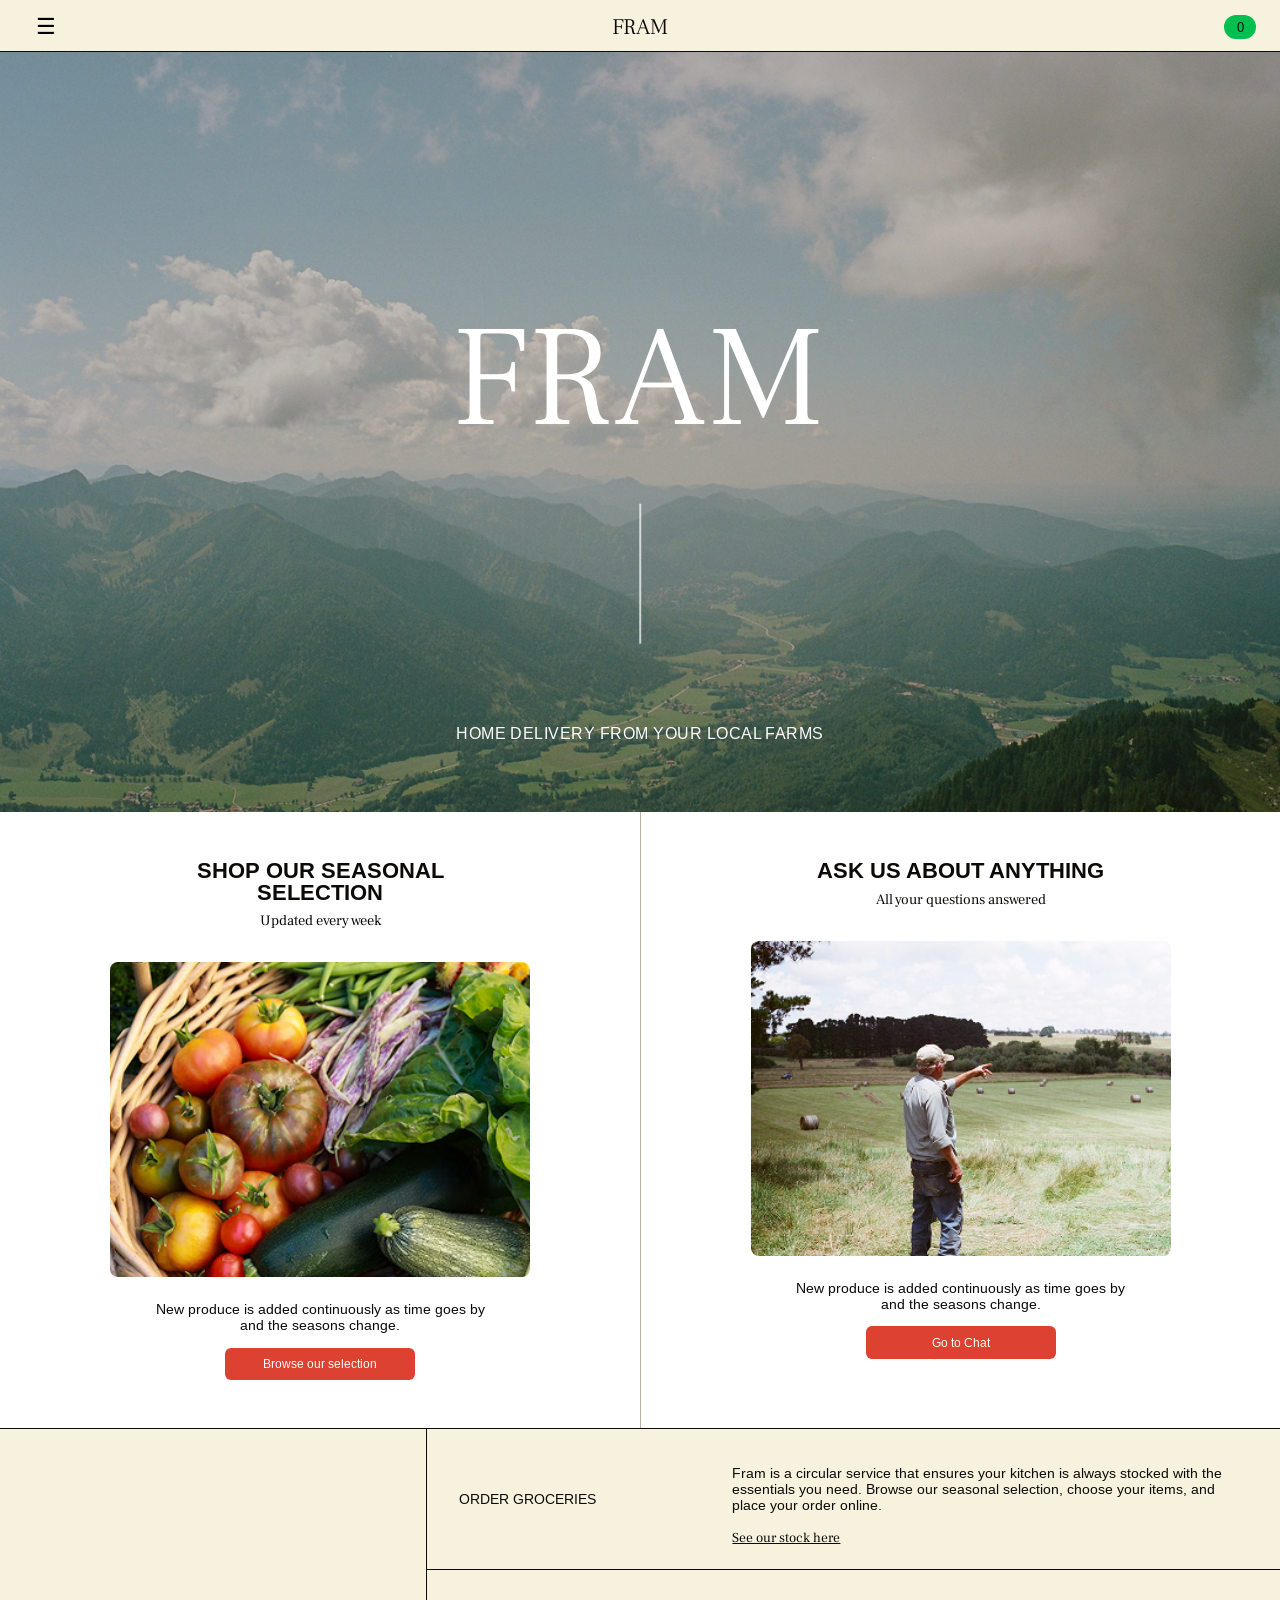
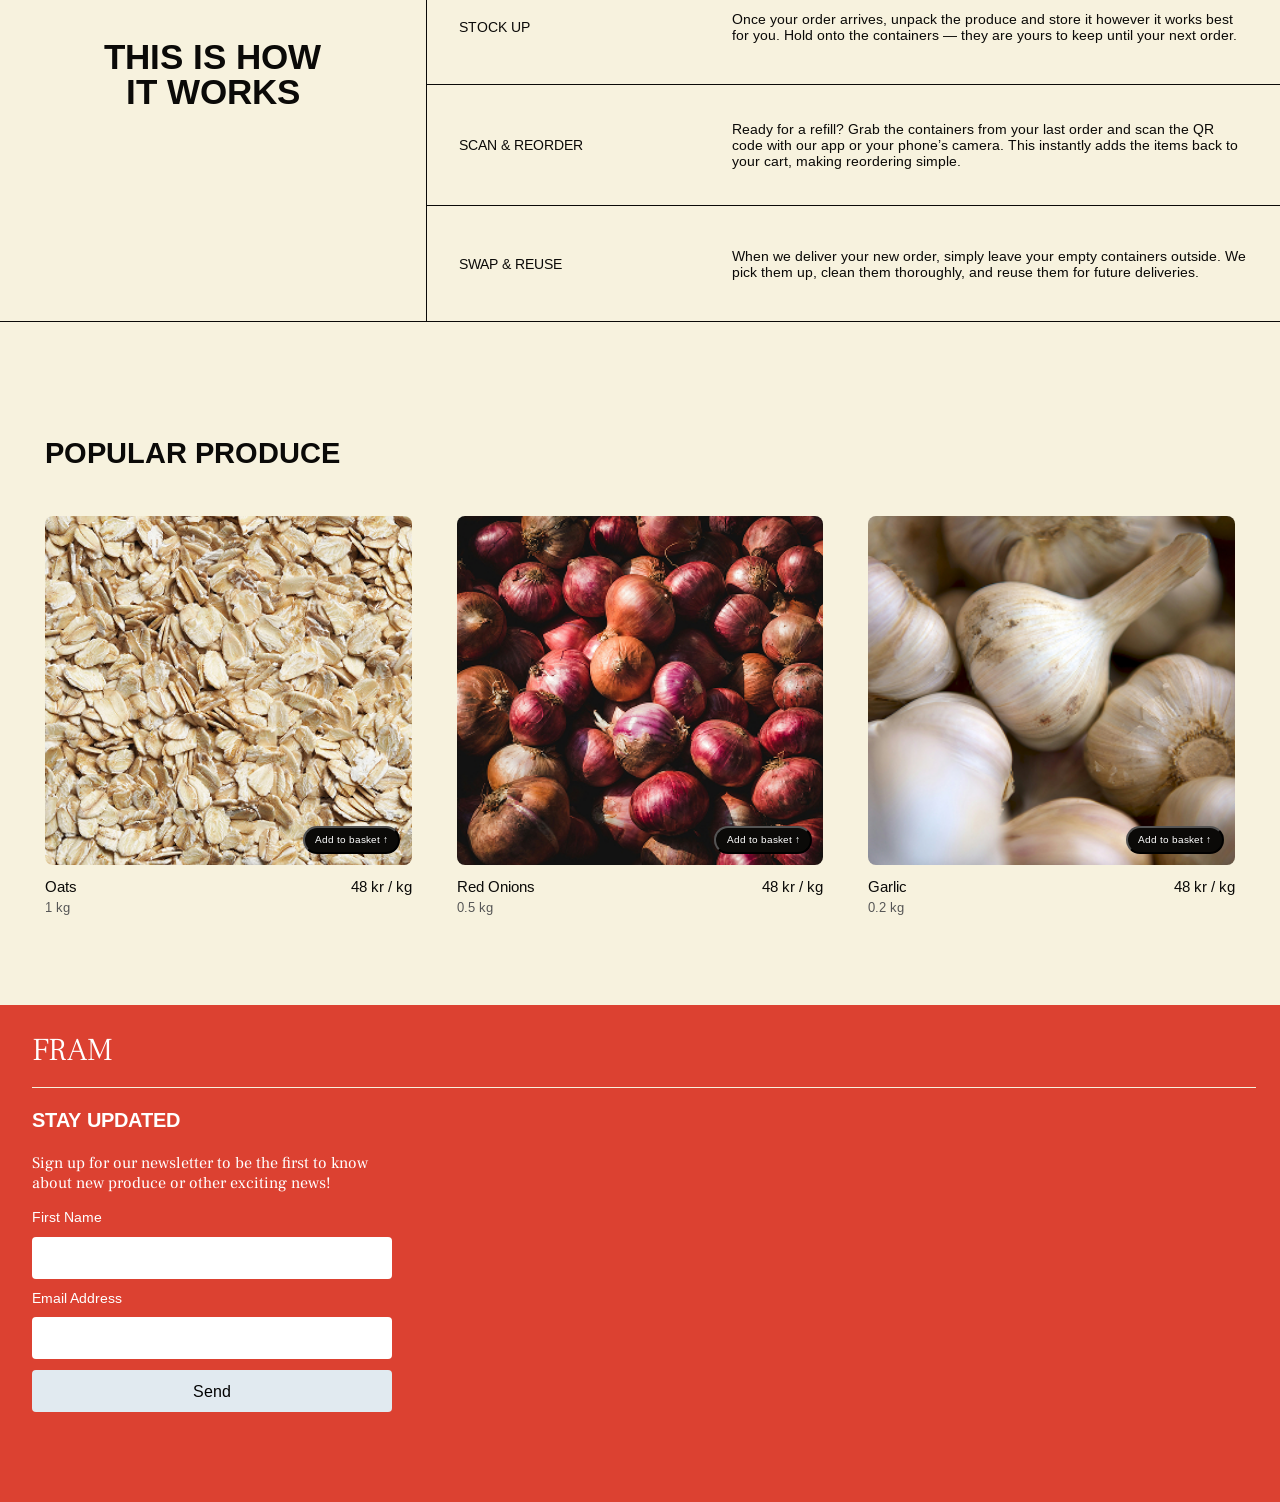
<file: index.html>
<!DOCTYPE html>
<html lang="en">
<head>
  <meta charset="UTF-8" />
  <meta name="viewport" content="width=device-width, initial-scale=1.0" />

  <title>FRAM | Sustainable Food Delivery</title>

  <!-- Google Fonts -->
  <link rel="preconnect" href="https://fonts.googleapis.com">
  <link rel="preconnect" href="https://fonts.gstatic.com" crossorigin>

  <link href="https://fonts.googleapis.com/css2?family=Arimo:wght@400;500;700&family=Frank+Ruhl+Libre:wght@300;400&display=swap" rel="stylesheet">

  <!-- CSS -->
  <link rel="stylesheet" href="style.css">
</head>

<body>

  <!-- HEADER -->
  <header class="site-header">

    <button 
      class="menu-button"
      id="menuButton"
      aria-label="Open navigation menu"
    >
      ☰
    </button>

    <h1 class="logo">FRAM</h1>

    <div 
      class="basket-counter"
      aria-label="Basket items"
    >
      0
    </div>

  </header>

  <!-- MENU OVERLAY -->
  <nav 
    class="menu-overlay"
    id="menuOverlay"
    aria-hidden="true"
  >

    <button 
      class="close-menu"
      id="closeMenu"
      aria-label="Close navigation menu"
    >
      ✕
    </button>

    <ul class="menu-links">
      <li><a href="products.html">Products</a></li>
      <li><a href="chat.html">Chat</a></li>
    </ul>

    <a href="#" class="checkout-link">
      Checkout
    </a>

  </nav>

  <!-- MAIN CONTENT -->
  <main>

    <!-- HERO SECTION -->
    <section class="hero">

      <img 
        src="images/hero-image.jpg"
        alt="Mountain landscape representing local Norwegian farms"
      >

      <div class="hero-content">
        <h2>FRAM</h2>

        <p>
          Home delivery from your local farms
        </p>
      </div>

    </section>

    <!-- INFO SECTION -->
    <section class="info-section">

      <article class="info-card">

        <h3>Shop Our Seasonal Selection</h3>

        <p class="accent-text">
          Updated every week
        </p>

        <img 
          src="images/shop-selection.jpg"
          alt="Fresh vegetables in a basket"
        >

        <p>
          New produce is added continuously as time goes by and the seasons change.
        </p>

        <a href="products.html" class="primary-button">
          Browse our selection
        </a>

      </article>

      <article class="info-card">

        <h3>Ask Us About Anything</h3>

        <p class="accent-text">
          All your questions answered
        </p>

        <img 
          src="images/chat-image.jpg"
          alt="Local farmer standing in a field"
        >

        <p>
          New produce is added continuously as time goes by and the seasons change.
        </p>

        <a href="chat.html" class="primary-button">
          Go to Chat
        </a>

      </article>

    </section>

    <!-- HOW IT WORKS SECTION -->
    <section class="how-it-works" aria-labelledby="how-it-works-heading">

      <header class="section-heading">
        <h2 id="how-it-works-heading">
          This Is How It Works
        </h2>
      </header>

      <article class="process-step">
  <h3>Order Groceries</h3>

  <div class="process-text">
    <p>
      Fram is a circular service that ensures your kitchen is always stocked with the essentials you need. Browse our seasonal selection, choose your items, and place your order online.
    </p>

    <a href="products.html">See our stock here</a>
  </div>
</article>

      <article class="process-step">
        <h3>Stock Up</h3>
        <p>
          Once your order arrives, unpack the produce and store it however it works best for you. Hold onto the containers — they are yours to keep until your next order.
        </p>
      </article>

      <article class="process-step">
        <h3>Scan & Reorder</h3>
        <p>
          Ready for a refill? Grab the containers from your last order and scan the QR code with our app or your phone’s camera. This instantly adds the items back to your cart, making reordering simple.
        </p>
      </article>

      <article class="process-step">
        <h3>Swap & Reuse</h3>
        <p>
          When we deliver your new order, simply leave your empty containers outside. We pick them up, clean them thoroughly, and reuse them for future deliveries.
        </p>
      </article>

    </section>

    <!-- POPULAR PRODUCE SECTION -->
    <section class="popular-produce" aria-labelledby="popular-produce-heading">

      <h2 id="popular-produce-heading">
        Popular Produce
      </h2>

      <ul class="product-preview-grid">

        <li>
          <article class="product-preview-card">
            <figure class="product-image">
  <img src="images/oats.jpg" alt="Oats">
  <button type="button" class="add-button">
    Add to basket ↑
  </button>
</figure>

            <div class="product-info">
              <h3>Oats</h3>
              <p>1 kg</p>
              <strong>48 kr / kg</strong>
            </div>
          </article>
        </li>

        <li>
          <article class="product-preview-card">
           <figure class="product-image">
  <img src="images/red-onions.jpg" alt="Red Onions">
  <button type="button" class="add-button">
    Add to basket ↑
  </button>
</figure>

            <div class="product-info">
              <h3>Red Onions</h3>
              <p>0.5 kg</p>
              <strong>48 kr / kg</strong>
            </div>
          </article>
        </li>

        <li>
          <article class="product-preview-card">
           <figure class="product-image">
  <img src="images/garlic.jpg" alt="Garlic">
  <button type="button" class="add-button">
    Add to basket ↑
  </button>
</figure>

            <div class="product-info">
              <h3>Garlic</h3>
              <p>0.2 kg</p>
              <strong>48 kr / kg</strong>
            </div>
          </article>
        </li>

      </ul>

    </section>

  </main>

  <!-- FOOTER -->
  <footer class="site-footer">

    <h2>FRAM</h2>

    <section class="newsletter-section">

      <h3>Stay Updated</h3>

      <p>
        Sign up for our newsletter to be the first to know about new produce or other exciting news!
      </p>

      <form id="newsletterForm" novalidate>

        <label for="firstName">
          First Name
        </label>

        <input
          type="text"
          id="firstName"
          name="firstName"
          required
        >

        <label for="email">
          Email Address
        </label>

        <input
          type="email"
          id="email"
          name="email"
          required
        >

        <button type="submit">
          Send
        </button>

        <p id="newsletterMessage" class="form-message" aria-live="polite"></p>

      </form>

    </section>

  </footer>

  <!-- JAVASCRIPT -->
  <script src="menu.js"></script>

</body>
</html>
</file>
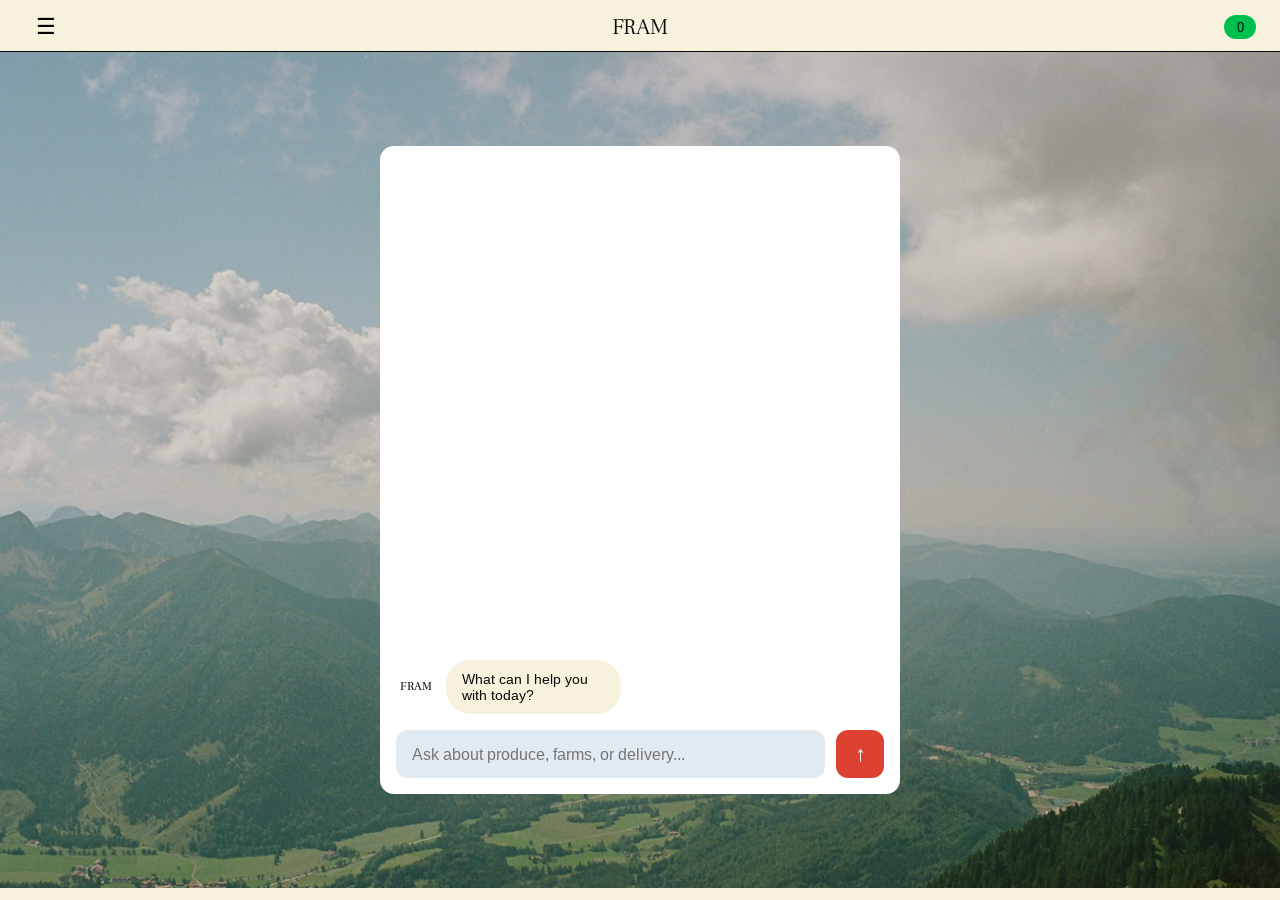
<file: chat.html>
<!DOCTYPE html>
<html lang="en">
<head>
  <meta charset="UTF-8" />
  <meta name="viewport" content="width=device-width, initial-scale=1.0" />

  <title>FRAM | Chat</title>

  <link rel="preconnect" href="https://fonts.googleapis.com">
  <link rel="preconnect" href="https://fonts.gstatic.com" crossorigin>

  <link href="https://fonts.googleapis.com/css2?family=Arimo:wght@400;500;700&family=Frank+Ruhl+Libre:wght@300;400&display=swap" rel="stylesheet">

  <link rel="stylesheet" href="style.css">
</head>

<body>

  <!-- HEADER -->
  <header class="site-header">

    <button 
      class="menu-button"
      id="menuButton"
      aria-label="Open navigation menu"
    >
      ☰
    </button>

    <h1 class="logo">
      <a href="index.html">FRAM</a>
    </h1>

    <div class="basket-counter">
      0
    </div>

  </header>

  <!-- MENU -->
  <nav 
    class="menu-overlay"
    id="menuOverlay"
    aria-hidden="true"
  >

    <button 
      class="close-menu"
      id="closeMenu"
      aria-label="Close navigation menu"
    >
      ✕
    </button>

    <ul class="menu-links">
      <li><a href="products.html">Products</a></li>
      <li><a href="chat.html">Chat</a></li>
    </ul>

    <a href="#" class="checkout-link">
      Checkout
    </a>

  </nav>

 <main class="chat-page">

  <!-- CHAT WINDOW -->
  <section class="chat-card" aria-labelledby="chat-heading">

    <h2 id="chat-heading" class="sr-only">
      FRAM Assistant Chat
    </h2>

    <div class="chat-messages" id="chatMessages">

      <!-- BOT MESSAGE -->
      <article class="message-row bot-row">
        <span class="message-name">FRAM</span>

        <div class="message bot-message">
          <p>
            What can I help you with today?
          </p>
        </div>
      </article>

    </div>

    <!-- CHAT FORM -->
    <form 
      class="chat-form"
      id="chatForm"
    >

      <label 
        class="sr-only"
        for="chatInput"
      >
        Ask a question
      </label>

      <input
        type="text"
        id="chatInput"
        placeholder="Ask about produce, farms, or delivery..."
        required
      >

      <button type="submit" aria-label="Send message">
        ↑
      </button>

    </form>

  </section>

</main>

  

  <script src="menu.js"></script>
  <script src="chat.js"></script>

</body>
</html>
</file>
<file: style.css>
:root {
  --primary-bg: #f7f2de;
  --text: #0b0a08;
  --white: #ffffff;
  --red: #dc4131;
  --red-hover: #ae2e21;
  --green: #00bf51;
  --light-blue: #e1eaf0;

  --font-body: "Arimo", Arial, sans-serif;
  --font-logo: "Frank Ruhl Libre", Georgia, serif;
}

* {
  box-sizing: border-box;
}

html {
  scroll-behavior: smooth;
}

body {
  margin: 0;
  font-family: var(--font-body);
  color: var(--text);
  background-color: var(--primary-bg);
}

img {
  max-width: 100%;
  display: block;
}

a {
  color: inherit;
  text-decoration: none;
}

button,
input {
  font: inherit;
}

button {
  cursor: pointer;
}

a:focus,
button:focus,
input:focus {
  outline: 3px solid var(--green);
  outline-offset: 3px;
}

/* Header */

.site-header {
  position: sticky;
  top: 0;
  z-index: 10;
  display: grid;
  grid-template-columns: 1fr auto 1fr;
  align-items: center;
  min-height: 64px;
  padding: 0 1.5rem;
  padding-top: 0.15rem;
  background-color: var(--primary-bg);
  border-bottom: 1px solid var(--text);
}

.logo {
  margin: 0;
  font-family: var(--font-logo);
  font-size: 1.4rem;
  font-weight: 300;
}

.menu-button,
.close-menu {
  width: 44px;
  height: 44px;
  border: none;
  background: transparent;
  font-size: 1.4rem;
}

.menu-button {
  justify-self: start;
}

.basket-counter {
  justify-self: end;
  display: grid;
  place-items: center;
  min-width: 32px;
  height: 24px;
  padding: 0 0.6rem;
  border-radius: 999px;
  background-color: var(--green);
  font-size: 0.8rem;
}

/* Menu */

.menu-overlay {
  position: fixed;
  inset: 0 auto 0 0;
  z-index: 20;
  width: min(75vw, 340px);
  background-color: var(--green);
  transform: translateX(-100%);
  transition: transform 0.25s ease;
  display: flex;
  flex-direction: column;
  border-right: 1px solid var(--text);
}

.menu-overlay.is-open {
  transform: translateX(0);
}

.menu-links {
  list-style: none;
  padding: 6rem 2rem 0;
  margin: 0;
  text-align: center;
}

.menu-links a,
.checkout-link {
  display: inline-block;
  padding: 0.7rem;
  font-size: 1.3rem;
  text-transform: uppercase;
}

.menu-links a:hover,
.checkout-link:hover {
  text-decoration: underline;
}

.checkout-link {
  margin: auto auto 3rem;
  align-self: center;
}

/* Hero */

.hero {
  position: relative;
  min-height: 650px;
  height: calc(100vh - 64px);
  max-height: 760px;
  display: grid;
  place-items: center;
  overflow: hidden;
  background-color: var(--text);
}

.hero img {
  position: absolute;
  inset: 0;
  width: 100%;
  height: 100%;
  object-fit: cover;
  object-position: center top;
  opacity: 0.82;
}

.hero-content {
  position: absolute;

  top: 54%;
  left: 50%;

  transform: translate(-50%, -50%);

  display: flex;
  flex-direction: column;
  align-items: center;
  justify-content: center;

  text-align: center;

  color: white;
}

.hero-content h2 {
  font-family: var(--font-logo);

  font-size: clamp(5rem, 12vw, 9rem);

  font-weight: 300;

  letter-spacing: 0.02em;

  margin-bottom: 2rem;
}
.hero-content h2::after {
  content: "";
  display: block;
  width: 2px;
  height: 140px;
  background-color: rgba(255, 255, 255, 0.7);
  margin: 2rem auto;
}
.hero-content p {
  max-width: 420px;

  font-size: 1rem;

  line-height: 1.2;

  text-transform: uppercase;

  letter-spacing: 0.03em;
}

/* Info section */

.info-section {
  display: grid;
  grid-template-columns: 1fr;
  background-color: var(--white);
}

.info-card {
  min-height: 420px;
  padding: 3rem 2rem;
  text-align: center;
  border-bottom: 1px solid var(--text);
}

.info-card h3 {
  max-width: 18rem;
  margin: 0 auto;
  font-size: 1.35rem;
  line-height: 1;
  text-transform: uppercase;
}

.accent-text {
  margin: 0.5rem 0 2rem;
  font-family: var(--font-logo);
}

.info-card img {
  width: min(100%, 420px);
  aspect-ratio: 4 / 3;
  object-fit: cover;
  margin: 0 auto 1.5rem;
  border-radius: 8px;
}

.info-card p {
  max-width: 22rem;
  margin-left: auto;
  margin-right: auto;
  font-size: 0.9rem;
}

.primary-button {
  display: inline-block;
  min-width: 190px;
  padding: 0.55rem 1.2rem;
  border-radius: 6px;
  background-color: var(--red);
  color: var(--white);
  font-size: 0.75rem;
  transition: background-color 0.2s ease;
}

.primary-button:hover,
.primary-button:focus {
  background-color: var(--red-hover);
}

/* How it works */

.how-it-works {
  display: grid;
  background-color: var(--primary-bg);
  border-top: 1px solid var(--text);
  border-bottom: 1px solid var(--text);
}

.section-heading {
  display: grid;
  place-items: center;
  min-height: 260px;
  padding: 2rem;
  text-align: center;
}

.section-heading h2 {
  max-width: 14rem;
  font-size: clamp(1.8rem, 3vw, 2.2rem);
  line-height: 1;
  text-transform: uppercase;
}

.process-step {
  display: grid;
  gap: 1rem;
  min-height: 115px;
  padding: 1.4rem 2rem;
  border-top: 1px solid var(--text);
}

.process-step h3 {
  font-size: 0.9rem;
  font-weight: 400;
  text-transform: uppercase;
}

.process-step p,
.process-step a {
  max-width: 36rem;
  font-size: 0.85rem;
}

.process-step a {
  text-decoration: underline;
  font-family: var(--font-logo);
}

/* Product cards */

.popular-produce,
.products-page-section {
  background-color: var(--primary-bg);
}

.popular-produce {
  padding: 90px 45px;
}

.popular-produce h2 {
  margin-bottom: 45px;
  font-size: 1.8rem;
  text-transform: uppercase;
}

.product-preview-grid {
  display: grid;
  grid-template-columns: 1fr;
  gap: 45px;
  list-style: none;
  padding: 0;
  margin: 0;
}

.product-preview-card {
  width: 100%;
}

.product-image {
  position: relative;
  margin: 0;
}

.product-image img,
.product-preview-card > img {
  width: 100%;
  aspect-ratio: 454 / 432;
  height: auto;
  object-fit: cover;
  border-radius: 8px;
  display: block;
}

.add-button {
  padding: 0.35rem 0.65rem;
  border-radius: 999px;
  background-color: var(--text);
  color: var(--white);
  font-size: 0.65rem;
}

.product-image .add-button,
.product-preview-card > .add-button {
  position: absolute;
  right: 0.7rem;
  bottom: 0.7rem;
}

.product-preview-card {
  position: relative;
}

.product-info {
  display: grid;
  grid-template-columns: 1fr auto;
  gap: 0.3rem 1rem;
  padding-top: 0.8rem;
}

.product-info h3,
.product-info p {
  margin: 0;
}

.product-info h3,
.product-info strong {
  font-size: 0.95rem;
}

.product-info h3 {
  font-weight: 400;
}

.product-info p {
  grid-column: 1;
  color: #555;
  font-size: 0.8rem;
}

.product-info strong {
  grid-column: 2;
  grid-row: 1;
  font-weight: 400;
}

/* Products page */

.products-intro {
  padding: 3rem 1.5rem 2rem;
  background-color: var(--primary-bg);
}

.products-intro h2 {
  margin-bottom: 1rem;
  font-size: clamp(2rem, 5vw, 3rem);
  text-transform: uppercase;
}

.products-intro p {
  max-width: 42rem;
}

.products-page-section {
  padding: 0 45px 90px;
}

.map-section {
  display: grid;
  border-top: 1px solid var(--text);
  background-color: var(--primary-bg);
}

.map-heading {
  display: grid;
  place-items: center;
  min-height: 220px;
  padding: 2rem;
  border-bottom: 1px solid var(--text);
}

.map-heading h2 {
  max-width: 12rem;
  text-align: center;
  text-transform: uppercase;
  line-height: 1.1;
}

.map-container {
  padding: 2rem;
}

.map-container img {
  border-radius: 10px;
}

/* Footer */

.site-footer {
  padding: 1.5rem 1.5rem 3rem;
  background-color: var(--red);
  color: var(--white);
}

.site-footer h2 {
  margin: 0 0 1rem;
  padding-bottom: 1rem;
  border-bottom: 1px solid var(--primary-bg);
  font-family: var(--font-logo);
  font-size: 2rem;
  font-weight: 300;
}

.newsletter-section {
  max-width: 360px;
}

.newsletter-section h3 {
  text-transform: uppercase;
  font-size: 1.25rem;
}

.newsletter-section p {
  font-family: var(--font-logo);
}

.newsletter-section form {
  display: grid;
  gap: 0.7rem;
}

.newsletter-section label {
  font-size: 0.85rem;
}

.newsletter-section input,
.newsletter-section button {
  min-height: 42px;
  border: none;
  border-radius: 4px;
  padding: 0.7rem;
}

.newsletter-section button {
  background-color: var(--light-blue);
  transition: background-color 0.2s ease;
}

.newsletter-section button:hover {
  opacity: 0.9;
}

.form-message {
  margin-top: 1rem;
  font-size: 0.9rem;
}

.success-message {
  color: white;
}

.error-message {
  color: #e1eaf0;
  font-weight: bold;
}

/* Desktop */

@media (min-width: 768px) {
  .site-header {
    min-height: 52px;
  }

  .info-section {
    grid-template-columns: 1fr 1fr;
  }

  .info-card {
    border-bottom: none;
  }

  .info-card + .info-card {
    border-left: 1px solid #b8b29d;
  }

  .how-it-works {
    grid-template-columns: 1fr 2fr;
  }

  .section-heading {
    grid-row: 1 / 5;
    min-height: auto;
    border-right: 1px solid var(--text);
  }

  .process-step {
    grid-template-columns: 1fr 2fr;
    align-items: center;
    border-top: none;
    border-bottom: 1px solid var(--text);
  }

  .process-step:last-child {
    border-bottom: none;
  }

  .product-preview-grid {
    grid-template-columns: repeat(3, 1fr);
  }

  .map-section {
    grid-template-columns: 1fr 2fr;
    align-items: center;
  }

  .map-heading {
    border-right: 1px solid var(--text);
    border-bottom: none;
    min-height: 100%;
  }

  .site-footer {
    padding-left: 2rem;
  }
}
/* =========================
   CHAT PAGE
========================= */

.chat-page {
  min-height: calc(100vh - 64px);
  display: grid;
  place-items: center;
  padding: 2rem;
  background-image: linear-gradient(
      rgba(0, 0, 0, 0.08),
      rgba(0, 0, 0, 0.08)
    ),
    url("images/hero-image.jpg");
  background-size: cover;
  background-position: center;
}

.chat-card {
  width: min(90vw, 520px);
  height: min(72vh, 680px);
  display: flex;
  flex-direction: column;
  justify-content: flex-end;
  padding: 1rem;
  background-color: var(--white);
  border-radius: 14px;
}

.chat-messages {
  flex: 1;
  display: flex;
  flex-direction: column;
  justify-content: flex-end;
  gap: 0.9rem;
  overflow-y: auto;
  padding-bottom: 1rem;
}

.message-row {
  display: grid;
  grid-template-columns: 40px auto;
  align-items: center;
  gap: 0.6rem;
}

.bot-row {
  justify-content: flex-start;
}

.user-row {
  justify-content: flex-end;
}

.message-name {
  font-family: var(--font-logo);
  font-size: 1rem;
  text-align: center;
}

.message {
  max-width: 78%;
  padding: 0.7rem 1rem;
  border-radius: 14px;
  font-size: 0.9rem;
}

.message p {
  margin: 0;
}

.bot-message {
  background-color: var(--primary-bg);
}

.user-message {
  background-color: var(--light-blue);
}

.chat-form {
  display: grid;
  grid-template-columns: 1fr auto;
  gap: 0.7rem;
}

.chat-form input {
  min-height: 48px;
  padding: 0.8rem 1rem;
  border: none;
  border-radius: 12px;
  background-color: var(--light-blue);
}

.chat-form button {
  width: 48px;
  height: 48px;
  border: none;
  outline: none;
  border-radius: 12px;
  background-color: var(--red);
  color: var(--white);
  font-size: 1.4rem;
}
.chat-form button:focus {
  outline: none;
}

.chat-form button:hover {
  background-color: var(--red-hover);
}

.sr-only {
  position: absolute;
  width: 1px;
  height: 1px;
  overflow: hidden;
  clip-path: inset(50%);
  white-space: nowrap;
}

@media (max-width: 600px) {
  .chat-page {
    padding: 1rem;
  }

  .chat-card {
    width: 100%;
    height: calc(100vh - 96px);
  }
}
/* =========================
   CHAT MESSAGE POLISH
========================= */

.message {
  width: fit-content;
  max-width: 78%;
}

.bot-row {
  display: grid;
  grid-template-columns: 40px auto;
  justify-content: start;
}

.user-row {
  display: flex;
  justify-content: flex-end;
}

.user-row .message {
  margin-left: auto;
  background-color: var(--light-blue);
}

.bot-row .message {
  background-color: var(--primary-bg);
}
/* =========================
   FINAL CHAT ALIGNMENT FIX
========================= */

.bot-row {
  display: grid;
  grid-template-columns: 40px auto;
  align-items: center;
  justify-content: start;
}

.user-row {
  display: flex;
  justify-content: flex-end;
  width: 100%;
}

.message {
  width: fit-content;
  max-width: 78%;
}

.user-row .message {
  margin-left: auto;
  background-color: var(--light-blue);
}

.bot-row .message {
  background-color: var(--primary-bg);
}
/* =========================
   FINAL CHAT MESSAGE LAYOUT
========================= */

.chat-messages {
  width: 100%;
}

.message-row {
  width: 100%;
}

.bot-row {
  display: grid;
  grid-template-columns: 40px auto;
  align-items: center;
  justify-content: start;
  gap: 0.6rem;
}

.user-row {
  display: flex;
  justify-content: flex-end;
}

.message-name {
  text-align: center;
  font-family: var(--font-logo);
  font-size: 0.75rem;
}

.message {
  width: fit-content;
  max-width: 75%;
  padding: 0.7rem 1rem;
  border-radius: 24px;
}

.bot-message {
  background-color: var(--primary-bg);
}

.user-message {
  background-color: var(--light-blue);
}
.typing-bubble {
  min-width: 80px;
  min-height: 42px;
  display: flex;
  justify-content: center;
  align-items: center;
}

.typing-bubble p {
  display: flex;
  gap: 0.4rem;
  margin: 0;
}

.typing-dot {
  width: 9px;
  height: 9px;
  background-color: var(--text);
  border-radius: 50%;
  display: inline-block;
}
/* =========================
   INTERACTIVE FARM MAP
========================= */

.farm-map {
  width: 100%;
  min-height: 320px;
  border-radius: 10px;
  overflow: hidden;
}

.map-message {
  margin-top: 0.75rem;
  font-size: 0.85rem;
  color: var(--text);
}

.map-error {
  color: var(--red);
  font-weight: 700;
}

.map-message {
  position: absolute;
  width: 1px;
  height: 1px;
  overflow: hidden;
  clip-path: inset(50%);
  white-space: nowrap;
}

.map-message.map-error {
  position: static;
  width: auto;
  height: auto;
  overflow: visible;
  clip-path: none;
  white-space: normal;
  margin-top: 0.75rem;
  color: var(--red);
  font-weight: 700;
}
/* =========================
   FARM WEATHER API
========================= */

.farm-weather {
  margin-top: 1rem;
  padding: 1rem;
  border: 1px solid var(--text);
  border-radius: 10px;
  background-color: var(--primary-bg);
}

.farm-weather h3 {
  margin: 0 0 0.5rem;
  font-size: 1rem;
  text-transform: uppercase;
}

.farm-weather p {
  margin: 0;
  font-size: 0.9rem;
}
</file>
